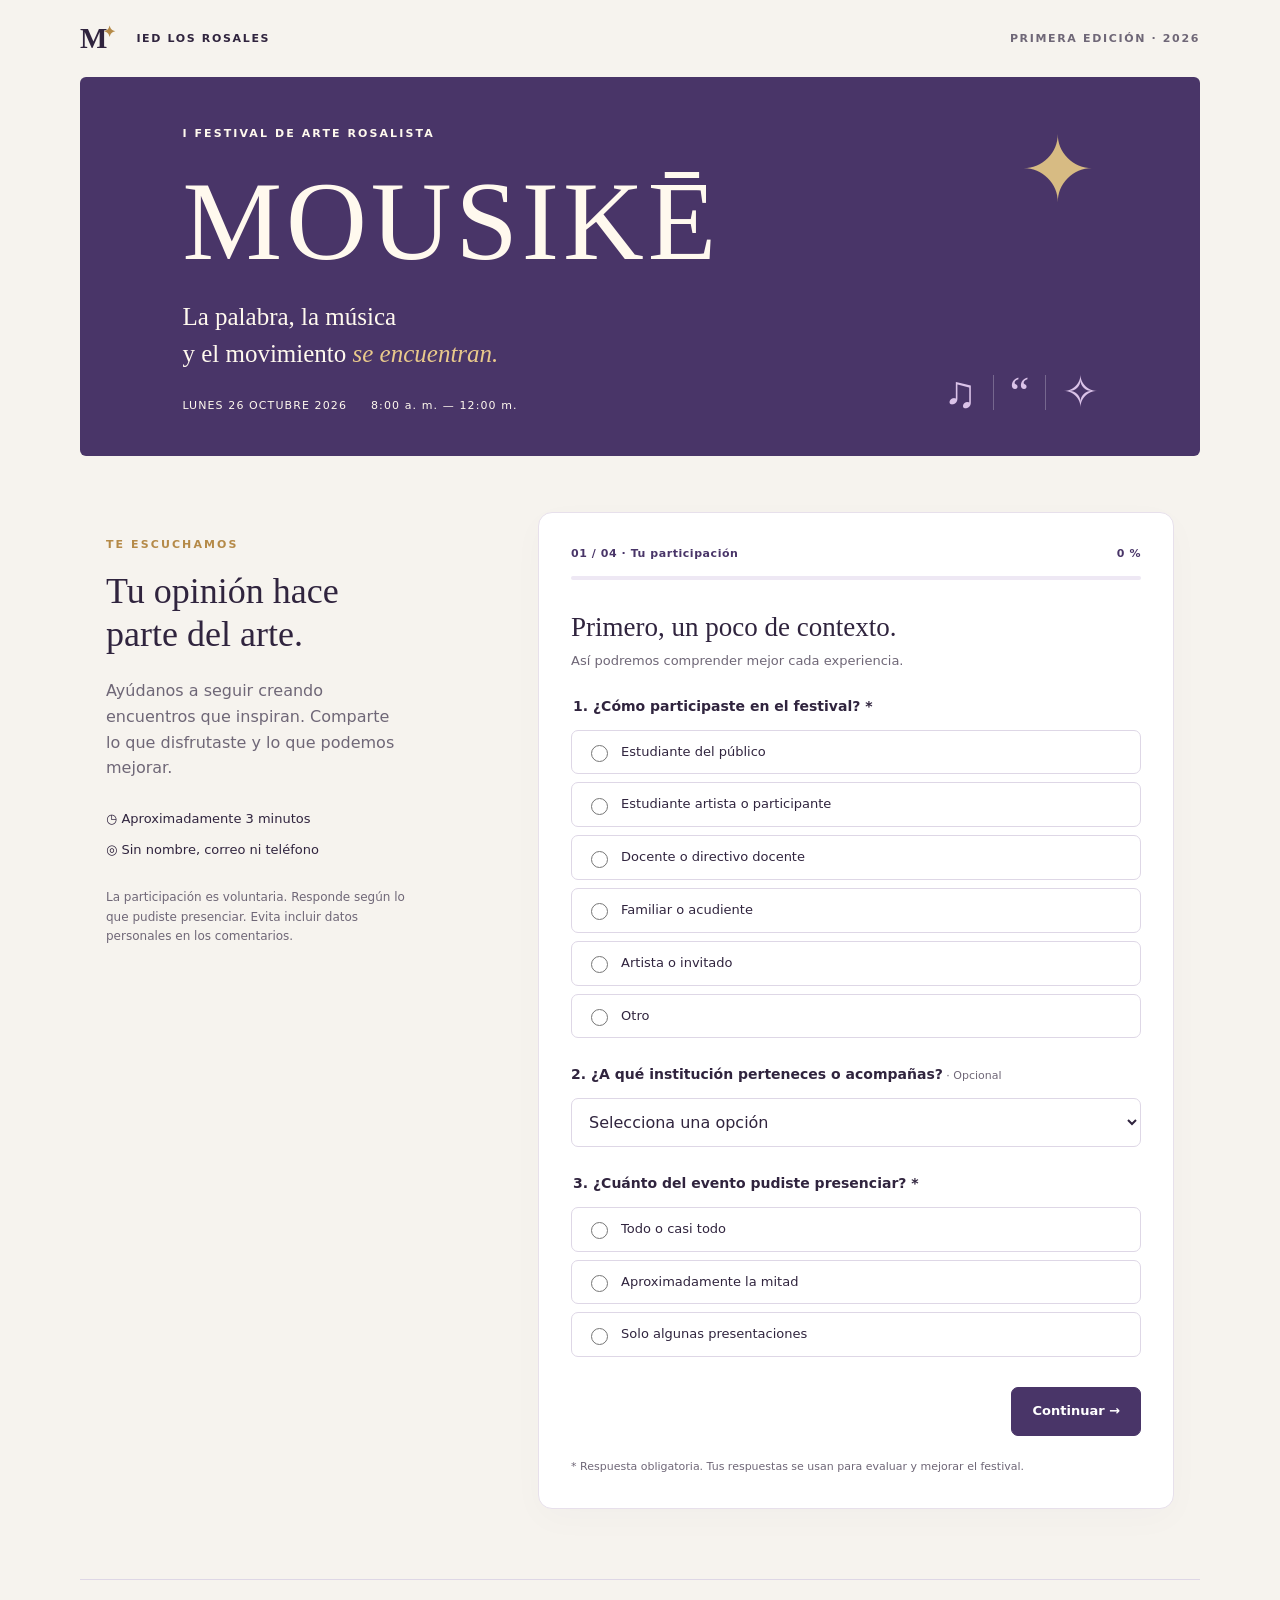
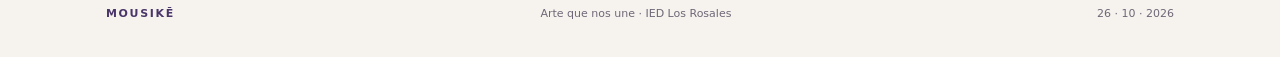
<file: index.html>
<!doctype html>
<html lang="es">
<head>
<meta charset="utf-8"><meta name="viewport" content="width=device-width, initial-scale=1">
<meta name="theme-color" content="#493568">
<meta name="description" content="Comparte tu experiencia en MOUSIKĒ, I Festival de Arte Rosalista. IED Los Rosales, 26 de octubre de 2026.">
<title>MOUSIKĒ · Tu opinión hace parte del arte</title>
<link rel="stylesheet" href="style.css">
<script src="config.js" defer></script><script src="app.js" defer></script>
</head>
<body>
<a class="skip" href="#encuesta">Ir a la encuesta</a>
<header class="topbar"><a class="brand" href="./" aria-label="MOUSIKĒ, inicio">M<span>✦</span></a><span>IED LOS ROSALES</span><span class="edition">PRIMERA EDICIÓN · 2026</span></header>
<main>
<section class="hero" aria-labelledby="title">
<div class="kicker">I FESTIVAL DE ARTE ROSALISTA</div>
<h1 id="title">MOUSIKĒ<span class="star" aria-hidden="true">✦</span></h1>
<p class="tagline">La palabra, la música<br>y el movimiento <em>se encuentran.</em></p>
<div class="event"><span>LUNES 26 OCTUBRE 2026</span><span>8:00 a. m. — 12:00 m.</span></div>
<div class="art" aria-hidden="true"><span>♫</span><i></i><span>“</span><i></i><span>✧</span></div>
</section>
<div class="layout">
<aside class="intro"><span class="eyebrow">TE ESCUCHAMOS</span><h2>Tu opinión hace<br>parte del arte.</h2><p>Ayúdanos a seguir creando encuentros que inspiran. Comparte lo que disfrutaste y lo que podemos mejorar.</p><div class="facts"><span>◷ Aproximadamente 3 minutos</span><span>◎ Sin nombre, correo ni teléfono</span></div><p class="small">La participación es voluntaria. Responde según lo que pudiste presenciar. Evita incluir datos personales en los comentarios.</p></aside>
<section id="encuesta" class="survey" aria-label="Evaluación del festival">
<div id="setup" class="notice" role="status" hidden>Vista previa: la recepción de respuestas aún no está habilitada. Puedes recorrer la encuesta; el envío se activará cuando esté conectada.</div>
<noscript><p class="notice">Activa JavaScript para diligenciar esta encuesta.</p></noscript>
<div id="formView">
<div class="progresshead"><span id="stepText">01 / 04 · Tu participación</span><span id="progressText">0 %</span></div><div class="track"><div id="progress"></div></div>
<form id="surveyForm">
<div id="steps"></div>
<div id="error" role="alert" class="error" hidden></div>
<div class="actions"><button id="back" type="button" class="secondary" hidden>← Anterior</button><button id="next" type="button" class="primary">Continuar →</button><button id="send" type="submit" class="primary" hidden>Enviar mi evaluación →</button></div>
<p class="footnote">* Respuesta obligatoria. Tus respuestas se usan para evaluar y mejorar el festival.</p>
</form>
</div>
<section id="thanks" class="thanks" tabindex="-1" hidden><div class="seal" aria-hidden="true">✦</div><span class="eyebrow">TU VOZ CUENTA</span><h2>¡Gracias por<br>hacer parte!</h2><p>Recibimos tu evaluación. Tu opinión nos ayuda a seguir creando espacios donde la palabra, la música y el movimiento se encuentran.</p><button id="again" type="button" class="secondary">Otra persona desea responder</button></section>
</section>
</div>
</main><footer><strong>MOUSIKĒ</strong><span>Arte que nos une · IED Los Rosales</span><span>26 · 10 · 2026</span></footer>
</body></html>
</file>
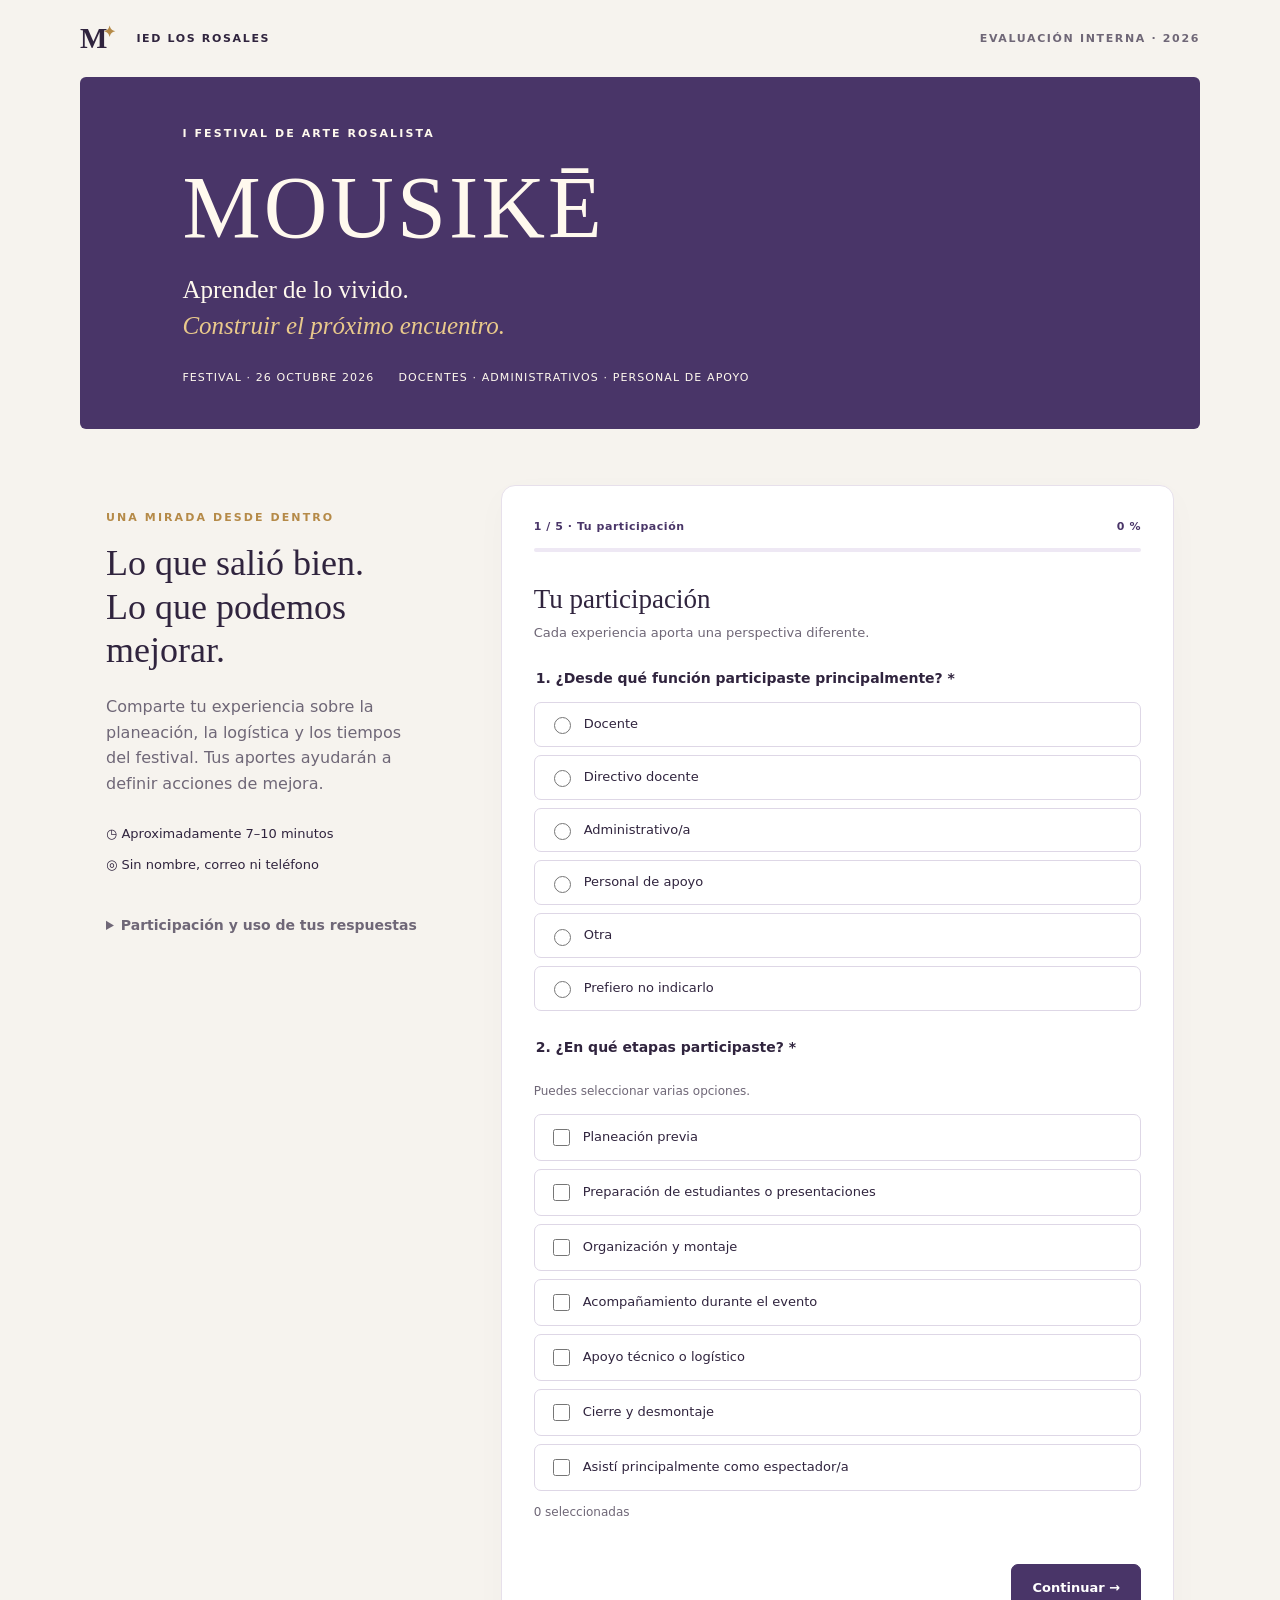
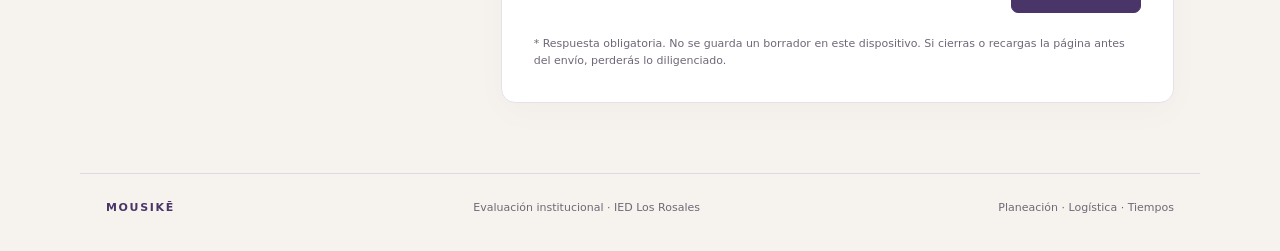
<file: interna/index.html>
<!doctype html>
<html lang="es"><head><meta charset="utf-8"><meta name="viewport" content="width=device-width, initial-scale=1, viewport-fit=cover"><meta name="theme-color" content="#493568"><meta name="robots" content="noindex,nofollow"><title>MOUSIKĒ · Evaluación interna</title><link rel="stylesheet" href="style.css?v=mobile-20261027"><script src="config.js" defer></script><script src="schema.js" defer></script><script src="app.js?v=mobile-20261027" defer></script></head>
<body><a class="skip" href="#encuesta">Ir a la evaluación</a><header class="topbar"><span class="brand">M<span>✦</span></span><span>IED LOS ROSALES</span><span class="edition">EVALUACIÓN INTERNA · 2026</span></header><main><section class="hero"><div class="kicker">I FESTIVAL DE ARTE ROSALISTA</div><h1>MOUSIKĒ</h1><p class="tagline">Aprender de lo vivido.<br><em>Construir el próximo encuentro.</em></p><div class="event"><span>FESTIVAL · 26 OCTUBRE 2026</span><span>DOCENTES · ADMINISTRATIVOS · PERSONAL DE APOYO</span></div></section><div class="layout"><aside class="intro"><span class="eyebrow">UNA MIRADA DESDE DENTRO</span><h2>Lo que salió bien.<br>Lo que podemos mejorar.</h2><p>Comparte tu experiencia sobre la planeación, la logística y los tiempos del festival. Tus aportes ayudarán a definir acciones de mejora.</p><div class="facts"><span>◷ Aproximadamente 7–10 minutos</span><span>◎ Sin nombre, correo ni teléfono</span></div><details class="privacy"><summary>Participación y uso de tus respuestas</summary><p class="small">Participación voluntaria. Describe situaciones y procesos; evita nombres y datos que identifiquen personas. Elige «No tengo información para valorar» cuando corresponda.</p><p class="small">Los resultados serán consultados por quienes tengan acceso autorizado a la hoja de evaluación institucional.</p></details></aside><section id="encuesta" class="survey" aria-label="Formulario de evaluación interna"><div id="setup" class="notice" role="status" hidden>Vista previa: la recepción todavía no está configurada. Puedes revisar las preguntas; el envío estará disponible al conectar Apps Script.</div><noscript><p class="notice">Activa JavaScript para completar el formulario.</p></noscript><div id="formView"><div class="progresshead"><span id="stepText"></span><span id="progressText"></span></div><div class="track"><div id="progress"></div></div><form id="surveyForm" novalidate><div id="steps"></div><div id="error" class="error" role="alert" hidden></div><div class="actions"><button id="back" type="button" class="secondary">← Anterior</button><button id="next" type="button" class="primary">Continuar →</button><button id="send" type="submit" class="primary" hidden>Enviar evaluación →</button></div><p class="footnote">* Respuesta obligatoria. No se guarda un borrador en este dispositivo. Si cierras o recargas la página antes del envío, perderás lo diligenciado.</p></form></div><section id="thanks" class="thanks" tabindex="-1" hidden><div class="seal" aria-hidden="true">✦</div><span class="eyebrow">EVALUACIÓN RECIBIDA</span><h2>Gracias por aportar.</h2><p>Tu evaluación se guardó. Tus observaciones ayudarán a establecer prioridades y mejorar la organización de los próximos encuentros artísticos.</p><button id="again" type="button" class="secondary">Otra persona desea responder</button></section></section></div></main><footer><strong>MOUSIKĒ</strong><span>Evaluación institucional · IED Los Rosales</span><span>Planeación · Logística · Tiempos</span></footer></body></html>
</file>
<file: style.css>
:root{--ink:#30243e;--purple:#493568;--muted:#6f6777;--paper:#f6f3ee;--line:#ded7e6;--gold:#b58a48}*{box-sizing:border-box}body{margin:0;background:var(--paper);color:var(--ink);font:16px/1.6 system-ui,-apple-system,BlinkMacSystemFont,"Segoe UI",sans-serif}button,input,select,textarea{font:inherit}button{cursor:pointer}button:disabled{cursor:wait;opacity:.6}[hidden]{display:none!important}a{color:inherit}.skip{position:absolute;top:-100px;background:#fff;padding:12px;z-index:5}.skip:focus{top:0}:focus-visible{outline:3px solid #a47325;outline-offset:4px}.topbar{max-width:1200px;margin:auto;display:flex;align-items:center;gap:20px;padding:22px 40px;letter-spacing:.15em;font-size:11px;font-weight:700}.brand{font:700 29px Georgia,serif;text-decoration:none;letter-spacing:-4px}.brand span{font-size:15px;color:var(--gold);vertical-align:super;letter-spacing:0}.edition{margin-left:auto;color:var(--muted)}.hero{overflow:hidden;position:relative;background:var(--purple);color:#fff9ee;padding:48px 8% 42px;max-width:1120px;margin:auto;border-radius:6px}.kicker,.eyebrow{font-size:11px;font-weight:700;letter-spacing:.19em}.hero h1{font:400 clamp(58px,9vw,112px)/1.15 Georgia,serif;letter-spacing:.035em;margin:14px 0}.star{position:absolute;right:9%;top:42px;font-size:90px;color:#d7bb83}.tagline{font:25px/1.45 Georgia,serif;margin:0 0 25px}.tagline em{color:#e9c98b}.event{display:flex;gap:24px;flex-wrap:wrap;font-size:11px;letter-spacing:.1em}.art{position:absolute;right:9%;bottom:38px;display:flex;gap:16px;align-items:center;font:44px Georgia,serif;color:#dbc3e9}.art i{height:35px;width:1px;background:#ffffff40}.layout{max-width:1120px;margin:56px auto 70px;display:grid;grid-template-columns:1fr 1.7fr;gap:58px;padding:0 26px}.intro{padding:18px 0}.eyebrow{color:var(--gold)}h2{font:400 36px/1.2 Georgia,serif;margin:14px 0 22px}.intro p{color:var(--muted);max-width:300px}.facts{display:grid;gap:10px;margin:28px 0;font-size:13px}.small{font-size:12px}.survey{background:#fff;border:1px solid #e7e0eb;border-radius:14px;padding:32px;box-shadow:0 10px 35px #38214b06}.progresshead{display:flex;justify-content:space-between;font-size:11px;font-weight:700;letter-spacing:.05em;color:var(--purple)}.track{height:4px;background:#eee8f4;border-radius:9px;margin:13px 0 32px}.track div{height:100%;background:var(--purple);width:0;border-radius:9px;transition:width .2s}.step h3{font:400 27px Georgia,serif;margin:0 0 8px}.step>p{font-size:13px;color:var(--muted);margin:0 0 24px}.question{border:0;padding:0;margin:0 0 26px;min-width:0}.question legend,.question>label{font-size:14px;font-weight:650;margin-bottom:12px;display:block;width:100%;line-height:1.55}.optional{font-size:11px;color:var(--muted);font-weight:400;white-space:nowrap}.choices{display:grid;gap:8px}.choice{display:flex;align-items:center;gap:10px;border:1px solid var(--line);padding:11px 14px;border-radius:7px;font-size:13px;cursor:pointer;transition:background .15s}.choice:has(input:checked){background:#f2ecfa;border-color:var(--purple)}input[type=radio],input[type=checkbox]{accent-color:var(--purple);width:17px;height:17px;flex-shrink:0}.rating{display:flex;gap:8px;flex-wrap:wrap}.rating label{flex:1;min-width:42px;position:relative;text-align:center;cursor:pointer}.rating input{position:absolute;opacity:0;width:1px;height:1px}.rating span{display:block;padding:10px 6px;border:1px solid var(--line);border-radius:7px;font-size:15px;font-weight:650}.rating input:checked+span{background:var(--purple);color:#fff;border-color:var(--purple)}.rating input:focus-visible+span{outline:3px solid var(--gold);outline-offset:2px}.rating .na{flex-basis:100%;font-size:11px;text-align:left;margin-top:2px}.rating .na span{font-size:11px;font-weight:400;padding:7px 10px}.scalehelp{display:flex;justify-content:space-between;color:var(--muted);font-size:11px;margin:6px 0 10px}.scale-guide{background:#f6f3f8;border-radius:7px;padding:12px;font-size:12px!important;margin:18px 0 22px!important}.question select,.question textarea{display:block;width:100%;border:1px solid var(--line);border-radius:7px;padding:13px;background:#fff;color:var(--ink)}textarea{resize:vertical;min-height:100px;font-size:14px!important}.counter{display:block;text-align:right;font-size:11px;color:var(--muted)}.actions{display:flex;justify-content:space-between;gap:12px;margin-top:30px}.primary,.secondary{padding:13px 20px;border-radius:7px;border:1px solid var(--purple);font-size:13px;font-weight:650}.primary{background:var(--purple);color:#fff;margin-left:auto}.primary:hover{background:#37244f}.secondary{background:#fff;color:var(--purple)}.footnote{font-size:11px;color:var(--muted);margin:22px 0 0}.notice{font-size:12px;background:#fff7e5;color:#6f501b;padding:14px;border:1px solid #ecdbad;border-radius:7px;margin-bottom:24px}.error{background:#fff1f1;border:1px solid #dfb4b4;color:#912626;font-size:13px;padding:12px;border-radius:7px}.thanks{text-align:center;padding:30px 8px}.thanks p{color:var(--muted)}.seal{font-size:65px;color:var(--gold);margin-bottom:20px}.thanks h2{font-size:42px}footer{max-width:1120px;margin:auto;padding:25px 26px 35px;border-top:1px solid var(--line);display:flex;gap:24px;justify-content:space-between;font-size:11px;color:var(--muted)}footer strong{letter-spacing:.15em;color:var(--purple)}@media(max-width:760px){.topbar{padding:18px 22px}.edition{font-size:9px;letter-spacing:.05em}.hero{margin:0 12px;padding:34px 25px}.hero h1{font-size:58px}.star{right:22px;top:24px;font-size:38px}.tagline{font-size:22px}.art{display:none}.event{gap:8px 18px;font-size:9px}.layout{display:block;margin:25px auto 35px;padding:0 16px}.intro{padding:10px 8px 20px}.intro h2{font-size:31px}.intro h2 br{display:none}.intro p{max-width:none;font-size:14px}.facts{display:flex;flex-wrap:wrap;gap:9px 20px;margin:18px 0}.intro .small{font-size:11px}.survey{padding:24px 19px}.step h3{font-size:25px}footer{margin:0 16px;padding:22px 0;gap:14px;flex-wrap:wrap}.actions button{padding:13px 15px}.question{margin-bottom:24px}}@media(prefers-reduced-motion:reduce){*{transition:none!important;scroll-behavior:auto!important}}
</file>
<file: interna/style.css>
:root{--ink:#30243e;--purple:#493568;--muted:#6f6777;--paper:#f6f3ee;--line:#ded7e6;--gold:#b58a48}*{box-sizing:border-box}body{margin:0;background:var(--paper);color:var(--ink);font:16px/1.6 system-ui,-apple-system,BlinkMacSystemFont,"Segoe UI",sans-serif}button,input,select,textarea{font:inherit}button{cursor:pointer}button:disabled{cursor:wait;opacity:.6}[hidden]{display:none!important}a{color:inherit}.skip{position:absolute;top:-100px;background:#fff;padding:12px;z-index:5}.skip:focus{top:0}:focus-visible{outline:3px solid #a47325;outline-offset:4px}.topbar{max-width:1200px;margin:auto;display:flex;align-items:center;gap:20px;padding:22px 40px;letter-spacing:.15em;font-size:11px;font-weight:700}.brand{font:700 29px Georgia,serif;text-decoration:none;letter-spacing:-4px}.brand span{font-size:15px;color:var(--gold);vertical-align:super;letter-spacing:0}.edition{margin-left:auto;color:var(--muted)}.hero{overflow:hidden;position:relative;background:var(--purple);color:#fff9ee;padding:48px 8% 42px;max-width:1120px;margin:auto;border-radius:6px}.kicker,.eyebrow{font-size:11px;font-weight:700;letter-spacing:.19em}.hero h1{font:400 clamp(58px,9vw,112px)/1.15 Georgia,serif;letter-spacing:.035em;margin:14px 0}.star{position:absolute;right:9%;top:42px;font-size:90px;color:#d7bb83}.tagline{font:25px/1.45 Georgia,serif;margin:0 0 25px}.tagline em{color:#e9c98b}.event{display:flex;gap:24px;flex-wrap:wrap;font-size:11px;letter-spacing:.1em}.art{position:absolute;right:9%;bottom:38px;display:flex;gap:16px;align-items:center;font:44px Georgia,serif;color:#dbc3e9}.art i{height:35px;width:1px;background:#ffffff40}.layout{max-width:1120px;margin:56px auto 70px;display:grid;grid-template-columns:1fr 1.7fr;gap:58px;padding:0 26px}.intro{padding:18px 0}.eyebrow{color:var(--gold)}h2{font:400 36px/1.2 Georgia,serif;margin:14px 0 22px}.intro p{color:var(--muted);max-width:300px}.facts{display:grid;gap:10px;margin:28px 0;font-size:13px}.small{font-size:12px}.survey{background:#fff;border:1px solid #e7e0eb;border-radius:14px;padding:32px;box-shadow:0 10px 35px #38214b06}.progresshead{display:flex;justify-content:space-between;font-size:11px;font-weight:700;letter-spacing:.05em;color:var(--purple)}.track{height:4px;background:#eee8f4;border-radius:9px;margin:13px 0 32px}.track div{height:100%;background:var(--purple);width:0;border-radius:9px;transition:width .2s}.step h3{font:400 27px Georgia,serif;margin:0 0 8px}.step>p{font-size:13px;color:var(--muted);margin:0 0 24px}.question{border:0;padding:0;margin:0 0 26px;min-width:0}.question legend,.question>label{font-size:14px;font-weight:650;margin-bottom:12px;display:block;width:100%;line-height:1.55}.optional{font-size:11px;color:var(--muted);font-weight:400;white-space:nowrap}.choices{display:grid;gap:8px}.choice{display:flex;align-items:center;gap:10px;border:1px solid var(--line);padding:11px 14px;border-radius:7px;font-size:13px;cursor:pointer;transition:background .15s}.choice:has(input:checked){background:#f2ecfa;border-color:var(--purple)}input[type=radio],input[type=checkbox]{accent-color:var(--purple);width:17px;height:17px;flex-shrink:0}.rating{display:flex;gap:8px;flex-wrap:wrap}.rating label{flex:1;min-width:42px;position:relative;text-align:center;cursor:pointer}.rating input{position:absolute;opacity:0;width:1px;height:1px}.rating span{display:block;padding:10px 6px;border:1px solid var(--line);border-radius:7px;font-size:15px;font-weight:650}.rating input:checked+span{background:var(--purple);color:#fff;border-color:var(--purple)}.rating input:focus-visible+span{outline:3px solid var(--gold);outline-offset:2px}.rating .na{flex-basis:100%;font-size:11px;text-align:left;margin-top:2px}.rating .na span{font-size:11px;font-weight:400;padding:7px 10px}.scalehelp{display:flex;justify-content:space-between;color:var(--muted);font-size:11px;margin:6px 0 10px}.scale-guide{background:#f6f3f8;border-radius:7px;padding:12px;font-size:12px!important;margin:18px 0 22px!important}.question select,.question textarea{display:block;width:100%;border:1px solid var(--line);border-radius:7px;padding:13px;background:#fff;color:var(--ink)}textarea{resize:vertical;min-height:100px;font-size:14px!important}.counter{display:block;text-align:right;font-size:11px;color:var(--muted)}.actions{display:flex;justify-content:space-between;gap:12px;margin-top:30px}.primary,.secondary{padding:13px 20px;border-radius:7px;border:1px solid var(--purple);font-size:13px;font-weight:650}.primary{background:var(--purple);color:#fff;margin-left:auto}.primary:hover{background:#37244f}.secondary{background:#fff;color:var(--purple)}.footnote{font-size:11px;color:var(--muted);margin:22px 0 0}.notice{font-size:12px;background:#fff7e5;color:#6f501b;padding:14px;border:1px solid #ecdbad;border-radius:7px;margin-bottom:24px}.error{background:#fff1f1;border:1px solid #dfb4b4;color:#912626;font-size:13px;padding:12px;border-radius:7px}.thanks{text-align:center;padding:30px 8px}.thanks p{color:var(--muted)}.seal{font-size:65px;color:var(--gold);margin-bottom:20px}.thanks h2{font-size:42px}footer{max-width:1120px;margin:auto;padding:25px 26px 35px;border-top:1px solid var(--line);display:flex;gap:24px;justify-content:space-between;font-size:11px;color:var(--muted)}footer strong{letter-spacing:.15em;color:var(--purple)}@media(max-width:760px){.topbar{padding:18px 22px}.edition{font-size:9px;letter-spacing:.05em}.hero{margin:0 12px;padding:34px 25px}.hero h1{font-size:58px}.star{right:22px;top:24px;font-size:38px}.tagline{font-size:22px}.art{display:none}.event{gap:8px 18px;font-size:9px}.layout{display:block;margin:25px auto 35px;padding:0 16px}.intro{padding:10px 8px 20px}.intro h2{font-size:31px}.intro h2 br{display:none}.intro p{max-width:none;font-size:14px}.facts{display:flex;flex-wrap:wrap;gap:9px 20px;margin:18px 0}.intro .small{font-size:11px}.survey{padding:24px 19px}.step h3{font-size:25px}footer{margin:0 16px;padding:22px 0;gap:14px;flex-wrap:wrap}.actions button{padding:13px 15px}.question{margin-bottom:24px}}@media(prefers-reduced-motion:reduce){*{transition:none!important;scroll-behavior:auto!important}}

.layout{grid-template-columns:1fr 2fr}.hero h1{font-size:clamp(48px,8vw,88px)}.hero .tagline{max-width:560px}.step:focus{outline:none}.hint{font-size:12px;color:var(--muted)}.group-title{font-size:16px;font-weight:700;margin:28px 0 8px}.question.invalid{border-left:3px solid #b83535;padding-left:10px}.choice input:focus-visible{outline-offset:2px}.printlink{font-size:12px}@media(max-width:760px){.layout{display:block}.hero h1{font-size:48px}}

/* Mobile usability: touch targets, readable text and narrow-screen layout. */
html{-webkit-text-size-adjust:100%;text-size-adjust:100%;scroll-padding-top:16px}
.layout>*{min-width:0}.survey{min-width:0}.question{scroll-margin-block:24px}
button,.choice,.rating label{touch-action:manipulation}
.privacy{color:var(--muted);font-size:14px;margin:16px 0 24px}
.privacy summary{cursor:pointer;font-weight:600;padding:10px 0;min-height:44px}
.privacy p{font-size:14px;line-height:1.6}
.question textarea{font-size:16px!important;line-height:1.6}
.rating label>span{min-height:48px;display:flex;align-items:center;justify-content:center}
.rating .na>span{min-height:48px;justify-content:flex-start;font-size:14px;line-height:1.4}
.rating-answer{font-size:14px;color:var(--purple);min-height:1.6em;margin:6px 0}
@media(max-width:760px){
 .topbar{display:grid;grid-template-columns:28px minmax(0,1fr);gap:0 12px;padding:14px 18px;letter-spacing:.08em;font-size:11px}
 .brand{grid-row:1/3}.edition{grid-column:2;margin:0;font-size:10px;line-height:1.6}
 .hero{margin:0 12px;padding:22px 20px;border-radius:10px}
 .hero h1{font-size:clamp(34px,10vw,48px);margin:8px 0 12px;letter-spacing:.01em}
 .kicker{font-size:10px;letter-spacing:.1em}
 .hero .tagline{font-size:18px;line-height:1.4;margin-bottom:16px}
 .event{display:grid;gap:6px;font-size:10px;letter-spacing:.04em}
 .layout{margin:20px auto 32px;padding:0 12px}
 .intro{padding:0 6px 12px}.intro h2{font-size:25px;margin:10px 0 14px}
 .intro p{font-size:16px;line-height:1.6;margin:12px 0}
 .eyebrow{font-size:10px;letter-spacing:.12em}
 .facts{display:grid;gap:6px;font-size:14px;margin:16px 0}
 .intro .small,.privacy p{font-size:14px}
 .survey{padding:22px 16px 0;border-radius:12px}
 .progresshead{gap:12px;align-items:flex-start;font-size:13px;letter-spacing:0;line-height:1.5}
 #stepText{min-width:0}#progressText{flex-shrink:0}
 .track{margin:12px 0 24px;height:5px}
 .step h3{font-size:25px;line-height:1.25}
 .step>p,.hint{font-size:15px!important;line-height:1.55}
 .scale-guide{font-size:14px!important;line-height:1.65;padding:12px}
 .group-title{font-size:17px;line-height:1.5}
 .question{margin-bottom:28px}
 .question legend,.question>label{font-size:16px;line-height:1.5;margin-bottom:12px;overflow-wrap:break-word}
 .optional{font-size:13px;white-space:normal}
 .choices{gap:10px}
 .choice{font-size:16px;line-height:1.5;min-height:48px;padding:12px;gap:12px;align-items:flex-start}
 .choice input{width:20px;height:20px;margin:2px 0 0}
 .rating{gap:7px}
 .rating label:not(.na){min-width:0;flex:1 1 0}
 .rating label>span{font-size:17px;padding:10px 0;min-height:48px}
 .rating .na{margin-top:3px}
 .rating .na>span{padding:12px;font-size:14px}
 .scalehelp{font-size:12px;gap:12px;line-height:1.4}.scalehelp>span:last-child{text-align:right}
 .question textarea{padding:12px;min-height:132px}
 .counter{font-size:12px;margin-top:5px}
 .error,.notice{font-size:15px;line-height:1.5;overflow-wrap:anywhere}
 .actions{position:sticky;bottom:0;z-index:3;display:flex;gap:10px;flex-wrap:wrap;margin:20px -16px 0;padding:14px 16px calc(14px + env(safe-area-inset-bottom,0px));border-top:1px solid var(--line);background:#fff;box-shadow:0 -5px 16px #30243e08;border-radius:0}
 .actions button{font-size:16px;min-height:48px;padding:12px 14px;flex:1 1 110px;white-space:normal}
 .actions .primary{margin-left:0}
 .footnote{font-size:12px;line-height:1.55;padding:0 0 18px;margin-top:12px}
 .thanks{padding:20px 0 30px}.thanks h2{font-size:32px}.thanks .secondary{font-size:16px;min-height:48px;width:100%}
 footer{font-size:12px;line-height:1.5;gap:8px;margin:0 16px;padding-bottom:calc(24px + env(safe-area-inset-bottom,0px))}
}
@media(max-width:360px){.survey{padding-left:12px;padding-right:12px}.actions{margin-left:-12px;margin-right:-12px;padding-left:12px;padding-right:12px}.hero{padding:20px 16px}.topbar{padding-left:16px;padding-right:16px}}
</file>
